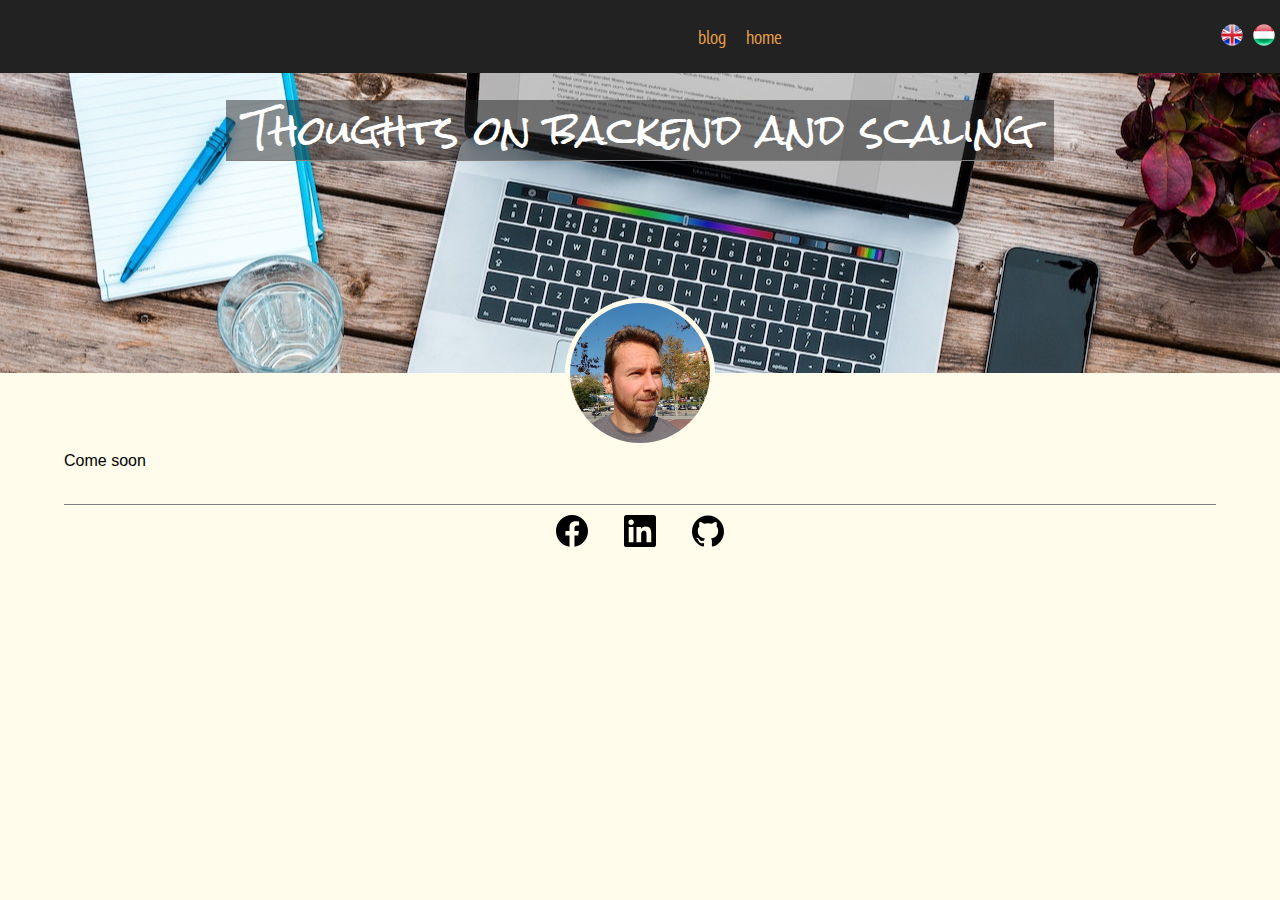
<file: en/index.html>
<!DOCTYPE html>
<html lang="en">
  
<head>
  <meta charset="UTF-8" />
  <meta name="viewport" content="width=device-width, initial-scale=1.0" />
  <title>Blog</title>

  <link rel="stylesheet" href="/main.css" />
  

  <link
    href="https://fonts.googleapis.com/css2?family=Rock+Salt&display=swap"
    rel="stylesheet"
  />
  <link
    href="https://fonts.googleapis.com/css2?family=Lora&display=swap"
    rel="stylesheet"
  />
  <link
    href="https://fonts.googleapis.com/css2?family=Nunito&display=swap"
    rel="stylesheet"
  />
  <link
    href="https://fonts.googleapis.com/css2?family=PT+Sans+Narrow&display=swap"
    rel="stylesheet"
  />
  <link
    href="https://fonts.googleapis.com/css2?family=Oswald&display=swap"
    rel="stylesheet"
  />
  <link
    rel="stylesheet"
    href="https://fonts.googleapis.com/icon?family=Material+Icons"
  />

  <link rel="icon" type="image/png" sizes="32x32" href="/favicon-32x32.png" />
  <link rel="icon" type="image/png" sizes="16x16" href="/favicon-16x16.png" />

  <!-- Global site tag (gtag.js) - Google Analytics -->
<script
  async
  src="https://www.googletagmanager.com/gtag/js?id=G-V8TDLSY2G3"
></script>
<script>
  window.dataLayer = window.dataLayer || [];
  function gtag() {
    dataLayer.push(arguments);
  }
  gtag("js", new Date());

  gtag("config", "G-V8TDLSY2G3");
</script>

  <script type="text/javascript">
    document.addEventListener("DOMContentLoaded", function () {
      const btn = document.querySelector("#toggle-mode");

      function handleDarkMode() {
        const darkMode = localStorage.getItem("dark-mode");

        if (darkMode == "enabled") {
          document.body.classList.add("dark-mode");
          document.querySelector("#dark-mode").style.display = "none";
          document.querySelector("#light-mode").style.display = "inline";
        } else {
          document.body.classList.remove("dark-mode");
          document.querySelector("#dark-mode").style.display = "inline";
          document.querySelector("#light-mode").style.display = "none";
        }
      }

      handleDarkMode();

      btn.addEventListener("click", function () {
        const darkMode = localStorage.getItem("dark-mode");

        if (darkMode == "enabled") {
          localStorage.setItem("dark-mode", "disabled");
        } else {
          localStorage.setItem("dark-mode", "enabled");
        }

        handleDarkMode();
      });
    });
  </script>
</head>

  <body>
    <div class="head-container">
      <nav>
  <span id="toggle-mode"
    ><span id="light-mode" class="material-icons">light_mode</span
    ><span id="dark-mode" class="material-icons">dark_mode</span></span
  >
  
  <ul>
    <li><a href="/en/blog">blog</a></li>
    <li><a href="/en/home">home</a></li>
  </ul>
  
  <span id="toggle-lang"
    ><a href="/en/"><img src="/icons/uk.png" /></a
    ><a href="/hu/"><img src="/icons/hun.png" /></a
  ></span>
</nav>


      <header>
        <div class="feature">
          <div class="feature-title-box">
            <h1 class="blog-title">Thoughts on backend and scaling</h1>
          </div>
        </div>
      </header>
      <div class="author">
        <img src="/images/fb-profil.jpg" class="author-photo" />
      </div>
    </div>
    <div class="container">
      <main id="main-content">Come soon</main>
      <aside></aside>

      <footer>
  <a href="https://www.facebook.com/richard.jonas.76"
    ><img class="social" src="/icons/facebook.svg"
  /></a>
  <a href="https://www.linkedin.com/in/rich%C3%A1rd-j%C3%B3n%C3%A1s-ba1971b/"
    ><img class="social" src="/icons/linkedin.svg"
  /></a>
  <a href="https://github.com/jonasrichard"
    ><img class="social" src="/icons/github.svg"
  /></a>
</footer>

    </div>
  </body>
</html>
</file>
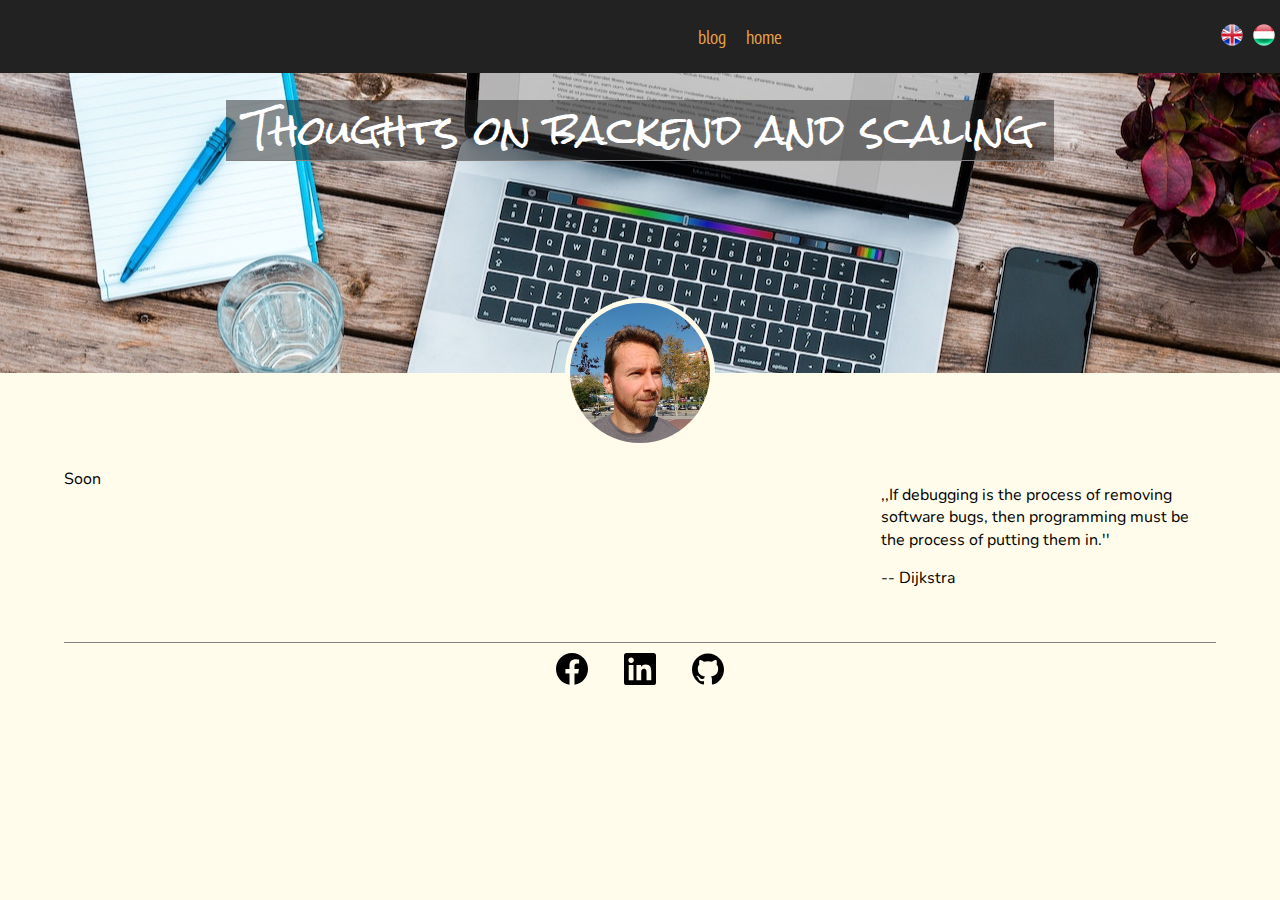
<file: en/blog/index.html>
<!DOCTYPE html>
<html lang="en">
  
<head>
  <meta charset="UTF-8" />
  <meta name="viewport" content="width=device-width, initial-scale=1.0" />
  <title>Blog</title>

  <link rel="stylesheet" href="/main.css" />
  

  <link
    href="https://fonts.googleapis.com/css2?family=Rock+Salt&display=swap"
    rel="stylesheet"
  />
  <link
    href="https://fonts.googleapis.com/css2?family=Lora&display=swap"
    rel="stylesheet"
  />
  <link
    href="https://fonts.googleapis.com/css2?family=Nunito&display=swap"
    rel="stylesheet"
  />
  <link
    href="https://fonts.googleapis.com/css2?family=PT+Sans+Narrow&display=swap"
    rel="stylesheet"
  />
  <link
    href="https://fonts.googleapis.com/css2?family=Oswald&display=swap"
    rel="stylesheet"
  />
  <link
    rel="stylesheet"
    href="https://fonts.googleapis.com/icon?family=Material+Icons"
  />

  <link rel="icon" type="image/png" sizes="32x32" href="/favicon-32x32.png" />
  <link rel="icon" type="image/png" sizes="16x16" href="/favicon-16x16.png" />

  <!-- Global site tag (gtag.js) - Google Analytics -->
<script
  async
  src="https://www.googletagmanager.com/gtag/js?id=G-V8TDLSY2G3"
></script>
<script>
  window.dataLayer = window.dataLayer || [];
  function gtag() {
    dataLayer.push(arguments);
  }
  gtag("js", new Date());

  gtag("config", "G-V8TDLSY2G3");
</script>

  <script type="text/javascript">
    document.addEventListener("DOMContentLoaded", function () {
      const btn = document.querySelector("#toggle-mode");

      function handleDarkMode() {
        const darkMode = localStorage.getItem("dark-mode");

        if (darkMode == "enabled") {
          document.body.classList.add("dark-mode");
          document.querySelector("#dark-mode").style.display = "none";
          document.querySelector("#light-mode").style.display = "inline";
        } else {
          document.body.classList.remove("dark-mode");
          document.querySelector("#dark-mode").style.display = "inline";
          document.querySelector("#light-mode").style.display = "none";
        }
      }

      handleDarkMode();

      btn.addEventListener("click", function () {
        const darkMode = localStorage.getItem("dark-mode");

        if (darkMode == "enabled") {
          localStorage.setItem("dark-mode", "disabled");
        } else {
          localStorage.setItem("dark-mode", "enabled");
        }

        handleDarkMode();
      });
    });
  </script>
</head>

  <body>
    <div class="head-container">
      <nav>
  <span id="toggle-mode"
    ><span id="light-mode" class="material-icons">light_mode</span
    ><span id="dark-mode" class="material-icons">dark_mode</span></span
  >
  
  <ul>
    <li><a href="/en/blog">blog</a></li>
    <li><a href="/en/home">home</a></li>
  </ul>
  
  <span id="toggle-lang"
    ><a href="/en/"><img src="/icons/uk.png" /></a
    ><a href="/hu/"><img src="/icons/hun.png" /></a
  ></span>
</nav>


      <header>
        <div class="feature">
          <div class="feature-title-box">
            <h1 class="blog-title">Thoughts on backend and scaling</h1>
          </div>
        </div>
      </header>
      <div class="author">
        <img src="/images/fb-profil.jpg" class="author-photo" />
      </div>
    </div>
    <div class="container">
      <main id="main-content"><p>Soon</p>
</main>
      <aside>
        <p>
          ,,If debugging is the process of removing software bugs, then
          programming must be the process of putting them in.''
        </p>

        <p>-- Dijkstra</p>
      </aside>

      <footer>
  <a href="https://www.facebook.com/richard.jonas.76"
    ><img class="social" src="/icons/facebook.svg"
  /></a>
  <a href="https://www.linkedin.com/in/rich%C3%A1rd-j%C3%B3n%C3%A1s-ba1971b/"
    ><img class="social" src="/icons/linkedin.svg"
  /></a>
  <a href="https://github.com/jonasrichard"
    ><img class="social" src="/icons/github.svg"
  /></a>
</footer>

    </div>
  </body>
</html>
</file>
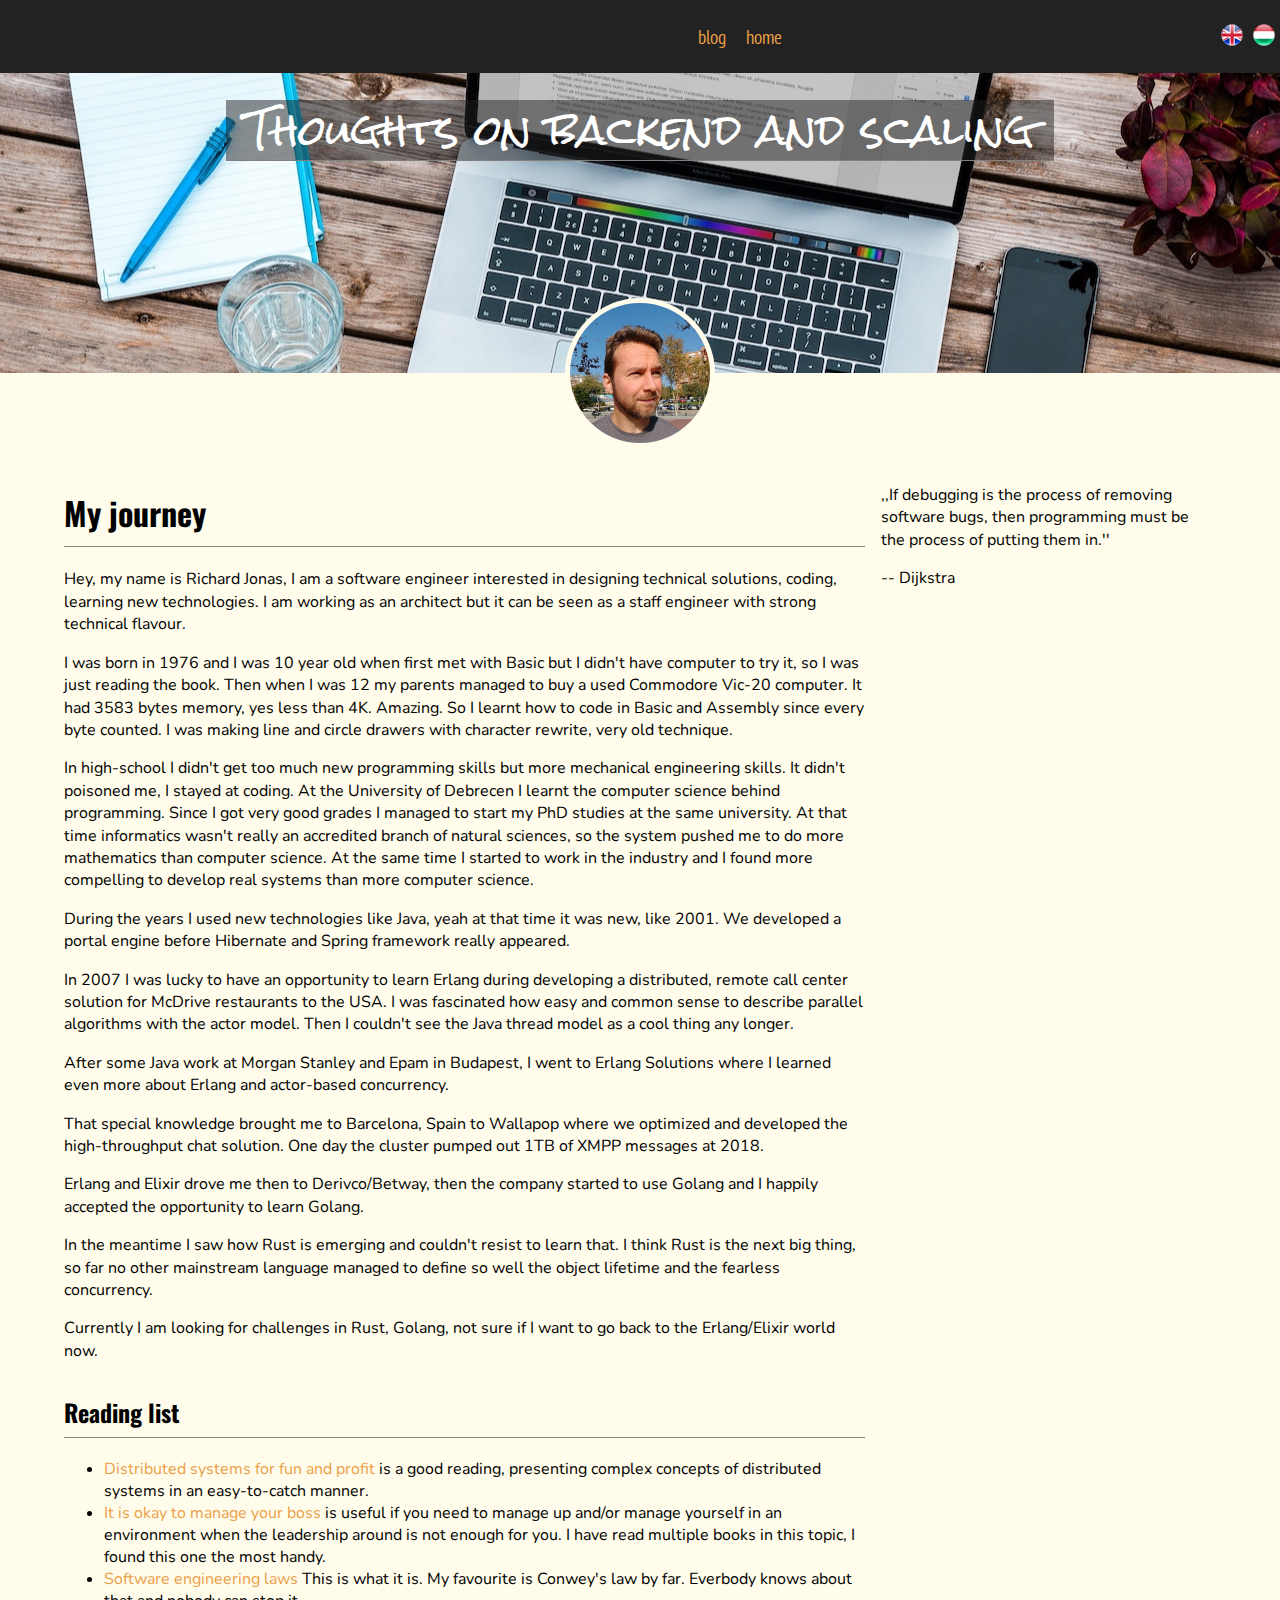
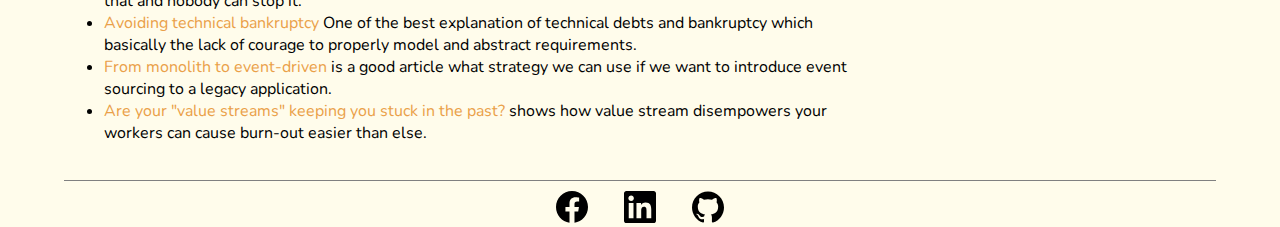
<file: en/home/index.html>
<!DOCTYPE html>
<html lang="en">
  
<head>
  <meta charset="UTF-8" />
  <meta name="viewport" content="width=device-width, initial-scale=1.0" />
  <title>Home</title>

  <link rel="stylesheet" href="/main.css" />
  

  <link
    href="https://fonts.googleapis.com/css2?family=Rock+Salt&display=swap"
    rel="stylesheet"
  />
  <link
    href="https://fonts.googleapis.com/css2?family=Lora&display=swap"
    rel="stylesheet"
  />
  <link
    href="https://fonts.googleapis.com/css2?family=Nunito&display=swap"
    rel="stylesheet"
  />
  <link
    href="https://fonts.googleapis.com/css2?family=PT+Sans+Narrow&display=swap"
    rel="stylesheet"
  />
  <link
    href="https://fonts.googleapis.com/css2?family=Oswald&display=swap"
    rel="stylesheet"
  />
  <link
    rel="stylesheet"
    href="https://fonts.googleapis.com/icon?family=Material+Icons"
  />

  <link rel="icon" type="image/png" sizes="32x32" href="/favicon-32x32.png" />
  <link rel="icon" type="image/png" sizes="16x16" href="/favicon-16x16.png" />

  <!-- Global site tag (gtag.js) - Google Analytics -->
<script
  async
  src="https://www.googletagmanager.com/gtag/js?id=G-V8TDLSY2G3"
></script>
<script>
  window.dataLayer = window.dataLayer || [];
  function gtag() {
    dataLayer.push(arguments);
  }
  gtag("js", new Date());

  gtag("config", "G-V8TDLSY2G3");
</script>

  <script type="text/javascript">
    document.addEventListener("DOMContentLoaded", function () {
      const btn = document.querySelector("#toggle-mode");

      function handleDarkMode() {
        const darkMode = localStorage.getItem("dark-mode");

        if (darkMode == "enabled") {
          document.body.classList.add("dark-mode");
          document.querySelector("#dark-mode").style.display = "none";
          document.querySelector("#light-mode").style.display = "inline";
        } else {
          document.body.classList.remove("dark-mode");
          document.querySelector("#dark-mode").style.display = "inline";
          document.querySelector("#light-mode").style.display = "none";
        }
      }

      handleDarkMode();

      btn.addEventListener("click", function () {
        const darkMode = localStorage.getItem("dark-mode");

        if (darkMode == "enabled") {
          localStorage.setItem("dark-mode", "disabled");
        } else {
          localStorage.setItem("dark-mode", "enabled");
        }

        handleDarkMode();
      });
    });
  </script>
</head>

  <body>
    <div class="head-container">
      <nav>
  <span id="toggle-mode"
    ><span id="light-mode" class="material-icons">light_mode</span
    ><span id="dark-mode" class="material-icons">dark_mode</span></span
  >
  
  <ul>
    <li><a href="/en/blog">blog</a></li>
    <li><a href="/en/home">home</a></li>
  </ul>
  
  <span id="toggle-lang"
    ><a href="/en/"><img src="/icons/uk.png" /></a
    ><a href="/hu/"><img src="/icons/hun.png" /></a
  ></span>
</nav>


      <header>
        <div class="feature">
          <div class="feature-title-box">
            <h1 class="blog-title">Thoughts on backend and scaling</h1>
          </div>
        </div>
      </header>
      <div class="author">
        <img src="/images/fb-profil.jpg" class="author-photo" />
      </div>
    </div>
    <div class="container">
      <main id="main-content"><h1 id="my-journey">My journey</h1>
<p>Hey, my name is Richard Jonas, I am a software engineer interested in designing
technical solutions, coding, learning new technologies. I am working as an
architect but it can be seen as a staff engineer with strong technical flavour.</p>
<p>I was born in 1976 and I was 10 year old when first met with Basic but I didn't
have computer to try it, so I was just reading the book. Then when I was 12
my parents managed to buy a used Commodore Vic-20 computer. It had 3583 bytes
memory, yes less than 4K. Amazing. So I learnt how to code in Basic and
Assembly since every byte counted. I was making line and circle drawers with
character rewrite, very old technique.</p>
<p>In high-school I didn't get too much new programming skills but more
mechanical engineering skills. It didn't poisoned me, I stayed at coding. At
the University of Debrecen I learnt the computer science behind programming.
Since I got very good grades I managed to start my PhD studies at the same
university. At that time informatics wasn't really an accredited branch of
natural sciences, so the system pushed me to do more mathematics than computer
science. At the same time I started to work in the industry and I found more
compelling to develop real systems than more computer science.</p>
<p>During the years I used new technologies like Java, yeah at that time it was
new, like 2001. We developed a portal engine before Hibernate and Spring
framework really appeared.</p>
<p>In 2007 I was lucky to have an opportunity to learn Erlang during developing
a distributed, remote call center solution for McDrive restaurants to the USA.
I was fascinated how easy and common sense to describe parallel algorithms
with the actor model. Then I couldn't see the Java thread model as a cool thing
any longer.</p>
<p>After some Java work at Morgan Stanley and Epam in Budapest, I went to Erlang
Solutions where I learned even more about Erlang and actor-based concurrency.</p>
<p>That special knowledge brought me to Barcelona, Spain to Wallapop where we
optimized and developed the high-throughput chat solution. One day the cluster
pumped out 1TB of XMPP messages at 2018.</p>
<p>Erlang and Elixir drove me then to Derivco/Betway, then the company started to
use Golang and I happily accepted the opportunity to learn Golang.</p>
<p>In the meantime I saw how Rust is emerging and couldn't resist to learn that.
I think Rust is the next big thing, so far no other mainstream language
managed to define so well the object lifetime and the fearless concurrency.</p>
<p>Currently I am looking for challenges in Rust, Golang, not sure if I want to
go back to the Erlang/Elixir world now.</p>
<h2 id="reading-list">Reading list</h2>
<ul>
<li><a href="http://book.mixu.net/distsys/">Distributed systems for fun and profit</a>
is a good reading, presenting complex concepts of distributed systems in an
easy-to-catch manner.</li>
<li><a href="https://www.amazon.es/Okay-Manage-Your-Step-Step/dp/0470605308">It is okay to manage your boss</a>
is useful if you need to manage up and/or manage yourself in an environment
when the leadership around is not enough for you. I have read multiple books
in this topic, I found this one the most handy.</li>
<li><a href="https://www.netmeister.org/blog/software-engineering-laws.html">Software engineering laws</a>
This is what it is. My favourite is Conwey's law by far. Everbody knows about
that and nobody can stop it.</li>
<li><a href="https://www.infoq.com/articles/avoiding-technical-bankruptcy/">Avoiding technical bankruptcy</a>
One of the best explanation of technical debts and bankruptcy which basically
the lack of courage to properly model and abstract requirements.</li>
<li><a href="https://www.infoq.com/articles/event-driven-finding-seams/">From monolith to event-driven</a>
is a good article what strategy we can use if we want to introduce event
sourcing to a legacy application.</li>
<li><a href="https://infoq.com/articles/value-streams-stuck-past">Are your "value streams" keeping you stuck in the past?</a>
shows how value stream disempowers your workers can cause burn-out easier
than else.</li>
</ul>
</main>
      <aside>
        <p>
          ,,If debugging is the process of removing software bugs, then
          programming must be the process of putting them in.''
        </p>

        <p>-- Dijkstra</p>
      </aside>

      <footer>
  <a href="https://www.facebook.com/richard.jonas.76"
    ><img class="social" src="/icons/facebook.svg"
  /></a>
  <a href="https://www.linkedin.com/in/rich%C3%A1rd-j%C3%B3n%C3%A1s-ba1971b/"
    ><img class="social" src="/icons/linkedin.svg"
  /></a>
  <a href="https://github.com/jonasrichard"
    ><img class="social" src="/icons/github.svg"
  /></a>
</footer>

    </div>
  </body>
</html>
</file>
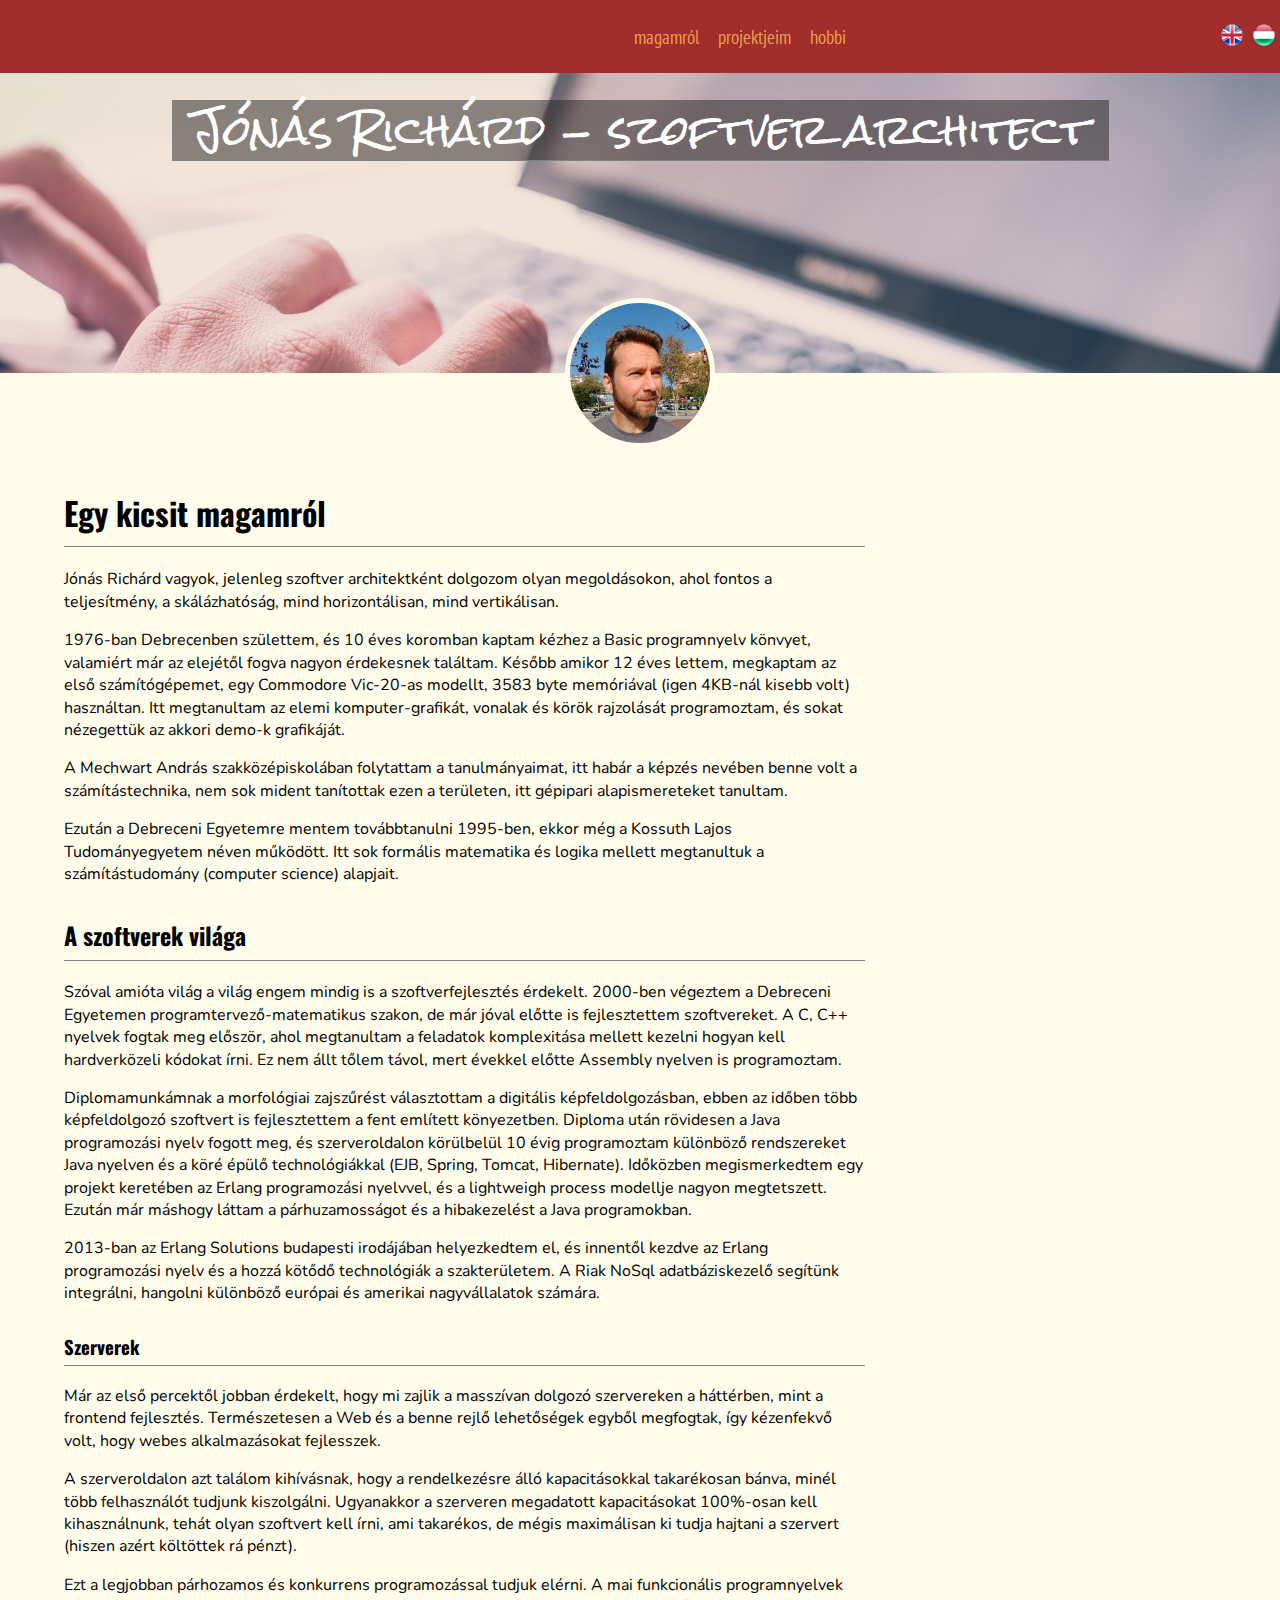
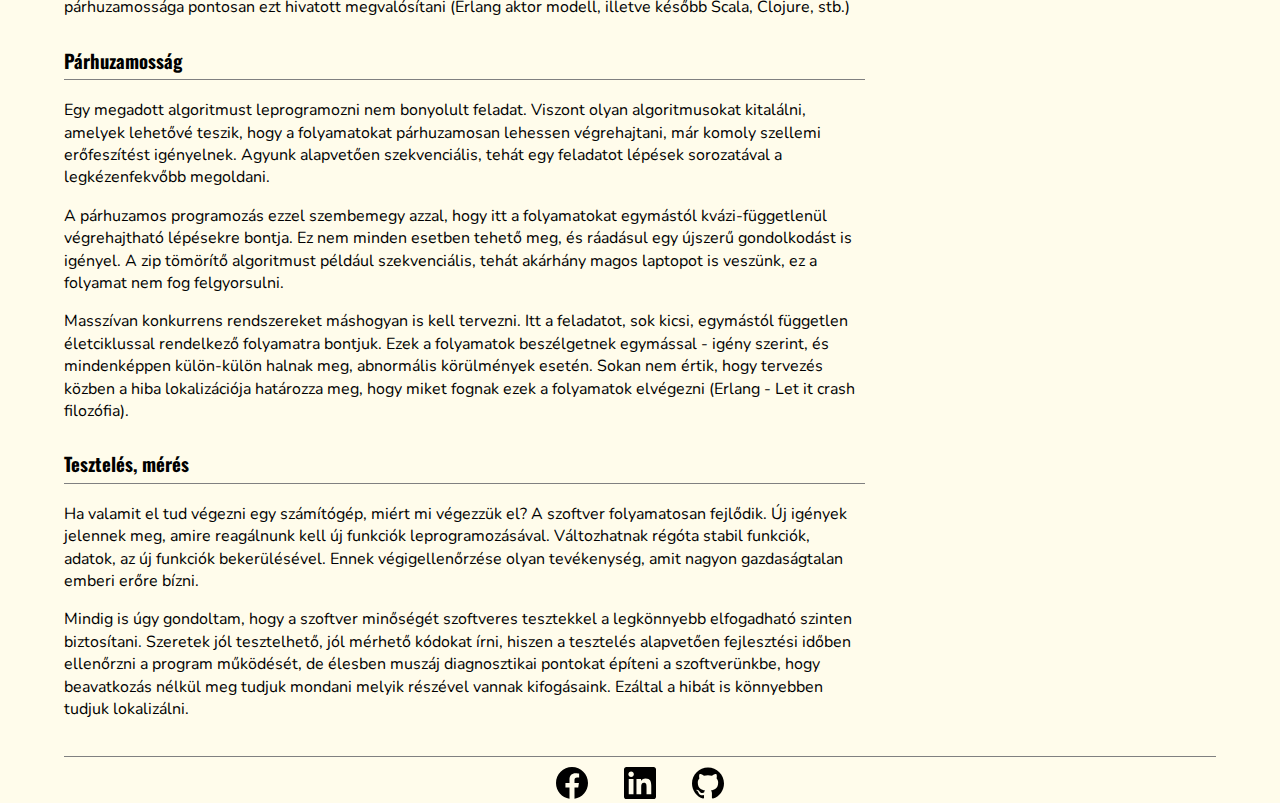
<file: hu/about/index.html>
<!DOCTYPE html>
<html lang="hu">
  
<head>
  <meta charset="UTF-8" />
  <meta name="viewport" content="width=device-width, initial-scale=1.0" />
  <title>Magamról</title>

  <link rel="stylesheet" href="/main.css" />
  
  <link rel="stylesheet" href="/hu.css" />
  

  <link
    href="https://fonts.googleapis.com/css2?family=Rock+Salt&display=swap"
    rel="stylesheet"
  />
  <link
    href="https://fonts.googleapis.com/css2?family=Lora&display=swap"
    rel="stylesheet"
  />
  <link
    href="https://fonts.googleapis.com/css2?family=Nunito&display=swap"
    rel="stylesheet"
  />
  <link
    href="https://fonts.googleapis.com/css2?family=PT+Sans+Narrow&display=swap"
    rel="stylesheet"
  />
  <link
    href="https://fonts.googleapis.com/css2?family=Oswald&display=swap"
    rel="stylesheet"
  />
  <link
    rel="stylesheet"
    href="https://fonts.googleapis.com/icon?family=Material+Icons"
  />

  <link rel="icon" type="image/png" sizes="32x32" href="/favicon-32x32.png" />
  <link rel="icon" type="image/png" sizes="16x16" href="/favicon-16x16.png" />

  <!-- Global site tag (gtag.js) - Google Analytics -->
<script
  async
  src="https://www.googletagmanager.com/gtag/js?id=G-V8TDLSY2G3"
></script>
<script>
  window.dataLayer = window.dataLayer || [];
  function gtag() {
    dataLayer.push(arguments);
  }
  gtag("js", new Date());

  gtag("config", "G-V8TDLSY2G3");
</script>

  <script type="text/javascript">
    document.addEventListener("DOMContentLoaded", function () {
      const btn = document.querySelector("#toggle-mode");

      function handleDarkMode() {
        const darkMode = localStorage.getItem("dark-mode");

        if (darkMode == "enabled") {
          document.body.classList.add("dark-mode");
          document.querySelector("#dark-mode").style.display = "none";
          document.querySelector("#light-mode").style.display = "inline";
        } else {
          document.body.classList.remove("dark-mode");
          document.querySelector("#dark-mode").style.display = "inline";
          document.querySelector("#light-mode").style.display = "none";
        }
      }

      handleDarkMode();

      btn.addEventListener("click", function () {
        const darkMode = localStorage.getItem("dark-mode");

        if (darkMode == "enabled") {
          localStorage.setItem("dark-mode", "disabled");
        } else {
          localStorage.setItem("dark-mode", "enabled");
        }

        handleDarkMode();
      });
    });
  </script>
</head>

  <body>
    <div class="head-container">
      <nav>
  <span id="toggle-mode"
    ><span id="light-mode" class="material-icons">light_mode</span
    ><span id="dark-mode" class="material-icons">dark_mode</span></span
  >
  
  <ul>
    <li><a href="/hu/about">magamról</a></li>
    <li><a href="/hu/projects">projektjeim</a></li>
    <li><a href="/hu/hobby">hobbi</a></li>
  </ul>
  
  <span id="toggle-lang"
    ><a href="/en/"><img src="/icons/uk.png" /></a
    ><a href="/hu/"><img src="/icons/hun.png" /></a
  ></span>
</nav>


      <header>
        <div
          class="feature"
          style="
            background-image: url(&quot;/images/bluegray-laptop-hand.jpg&quot;);
            background-position: 0px -180px;
          "
        >
          <div class="feature-title-box">
            <h1 class="blog-title">Jónás Richárd - szoftver architect</h1>
          </div>
        </div>
      </header>
      <div class="author">
        <img src="/images/fb-profil.jpg" class="author-photo" />
      </div>
    </div>
    <div class="container">
      <main id="main-content"><h1 id="egy-kicsit-magamrol">Egy kicsit magamról</h1>
<p>Jónás Richárd vagyok, jelenleg szoftver architektként dolgozom olyan
megoldásokon, ahol fontos a teljesítmény, a skálázhatóság, mind horizontálisan,
mind vertikálisan.</p>
<p>1976-ban Debrecenben születtem, és 10 éves koromban kaptam kézhez a Basic
programnyelv könvyet, valamiért már az elejétől fogva nagyon érdekesnek
találtam. Később amikor 12 éves lettem, megkaptam az első számítógépemet,
egy Commodore Vic-20-as modellt, 3583 byte memóriával (igen 4KB-nál kisebb
volt) használtan. Itt megtanultam az elemi komputer-grafikát, vonalak és
körök rajzolását programoztam, és sokat nézegettük az akkori demo-k grafikáját.</p>
<p>A Mechwart András szakközépiskolában folytattam a tanulmányaimat, itt habár
a képzés nevében benne volt a számítástechnika, nem sok mident tanítottak ezen
a területen, itt gépipari alapismereteket tanultam.</p>
<p>Ezután a Debreceni Egyetemre mentem továbbtanulni 1995-ben, ekkor még a
Kossuth Lajos Tudományegyetem néven működött. Itt sok formális matematika és
logika mellett megtanultuk a számítástudomány (computer science) alapjait.</p>
<h2 id="a-szoftverek-vilaga">A szoftverek világa</h2>
<p>Szóval amióta világ a világ engem mindig is a szoftverfejlesztés érdekelt.
2000-ben végeztem a Debreceni Egyetemen programtervező-matematikus szakon, de
már jóval előtte is fejlesztettem szoftvereket. A C, C++ nyelvek fogtak meg
először, ahol megtanultam a feladatok komplexitása mellett kezelni hogyan kell
hardverközeli kódokat írni. Ez nem állt tőlem távol, mert évekkel előtte
Assembly nyelven is programoztam.</p>
<p>Diplomamunkámnak a morfológiai zajszűrést választottam a digitális
képfeldolgozásban, ebben az időben több képfeldolgozó szoftvert is
fejlesztettem a fent említett könyezetben. Diploma után rövidesen a
Java programozási nyelv fogott meg, és szerveroldalon körülbelül 10 évig
programoztam különböző rendszereket Java nyelven és a köré épülő
technológiákkal (EJB, Spring, Tomcat, Hibernate). Időközben
megismerkedtem egy projekt keretében az Erlang programozási nyelvvel,
és a lightweigh process modellje nagyon megtetszett. Ezután már máshogy láttam
a párhuzamosságot és a hibakezelést a Java programokban.</p>
<p>2013-ban az Erlang Solutions budapesti irodájában helyezkedtem el, és
innentől kezdve az Erlang programozási nyelv és a hozzá kötődő technológiák
a szakterületem. A Riak NoSql adatbáziskezelő segítünk integrálni, hangolni
különböző európai és amerikai nagyvállalatok számára.</p>
<h3 id="szerverek">Szerverek</h3>
<p>Már az első percektől jobban érdekelt, hogy mi zajlik a masszívan dolgozó
szervereken a háttérben, mint a frontend fejlesztés. Természetesen a Web és a
benne rejlő lehetőségek egyből megfogtak, így kézenfekvő volt, hogy webes
alkalmazásokat fejlesszek.</p>
<p>A szerveroldalon azt találom kihívásnak, hogy a rendelkezésre álló
kapacitásokkal takarékosan bánva, minél több felhasználót tudjunk kiszolgálni.
Ugyanakkor a szerveren megadatott kapacitásokat 100%-osan kell kihasználnunk,
tehát olyan szoftvert kell írni, ami takarékos, de mégis maximálisan ki tudja
hajtani a szervert (hiszen azért költöttek rá pénzt).</p>
<p>Ezt a legjobban párhozamos és konkurrens programozással tudjuk elérni. A mai
funkcionális programnyelvek párhuzamossága pontosan ezt hivatott megvalósítani
(Erlang aktor modell, illetve később Scala, Clojure, stb.)</p>
<h3 id="parhuzamossag">Párhuzamosság</h3>
<p>Egy megadott algoritmust leprogramozni nem bonyolult feladat. Viszont olyan
algoritmusokat kitalálni, amelyek lehetővé teszik, hogy a folyamatokat
párhuzamosan lehessen végrehajtani, már komoly szellemi erőfeszítést igényelnek.
Agyunk alapvetően szekvenciális, tehát egy feladatot lépések sorozatával a
legkézenfekvőbb megoldani.</p>
<p>A párhuzamos programozás ezzel szembemegy azzal, hogy itt a folyamatokat
egymástól kvázi-függetlenül végrehajtható lépésekre bontja. Ez nem minden
esetben tehető meg, és ráadásul egy újszerű gondolkodást is igényel. A zip
tömörítő algoritmust például szekvenciális, tehát akárhány magos laptopot is
veszünk, ez a folyamat nem fog felgyorsulni.</p>
<p>Masszívan konkurrens rendszereket máshogyan is kell tervezni. Itt a feladatot,
sok kicsi, egymástól független életciklussal rendelkező folyamatra bontjuk. Ezek
a folyamatok beszélgetnek egymással - igény szerint, és mindenképpen külön-külön
halnak meg, abnormális körülmények esetén. Sokan nem értik, hogy tervezés közben
a hiba lokalizációja határozza meg, hogy miket fognak ezek a folyamatok
elvégezni (Erlang - Let it crash filozófia).</p>
<h3 id="teszteles-meres">Tesztelés, mérés</h3>
<p>Ha valamit el tud végezni egy számítógép, miért mi végezzük el? A szoftver
folyamatosan fejlődik. Új igények jelennek meg, amire reagálnunk kell új
funkciók leprogramozásával. Változhatnak régóta stabil funkciók, adatok, az új
funkciók bekerülésével. Ennek végigellenőrzése olyan tevékenység, amit nagyon
gazdaságtalan emberi erőre bízni.</p>
<p>Mindig is úgy gondoltam, hogy a szoftver minőségét szoftveres tesztekkel a
legkönnyebb elfogadható szinten biztosítani. Szeretek jól tesztelhető, jól
mérhető kódokat írni, hiszen a tesztelés alapvetően fejlesztési időben
ellenőrzni a program működését, de élesben muszáj diagnosztikai pontokat építeni
a szoftverünkbe, hogy beavatkozás nélkül meg tudjuk mondani melyik részével
vannak kifogásaink. Ezáltal a hibát is könnyebben tudjuk lokalizálni.</p>
</main>
      <aside></aside>

      <footer>
  <a href="https://www.facebook.com/richard.jonas.76"
    ><img class="social" src="/icons/facebook.svg"
  /></a>
  <a href="https://www.linkedin.com/in/rich%C3%A1rd-j%C3%B3n%C3%A1s-ba1971b/"
    ><img class="social" src="/icons/linkedin.svg"
  /></a>
  <a href="https://github.com/jonasrichard"
    ><img class="social" src="/icons/github.svg"
  /></a>
</footer>

    </div>
  </body>
</html>
</file>
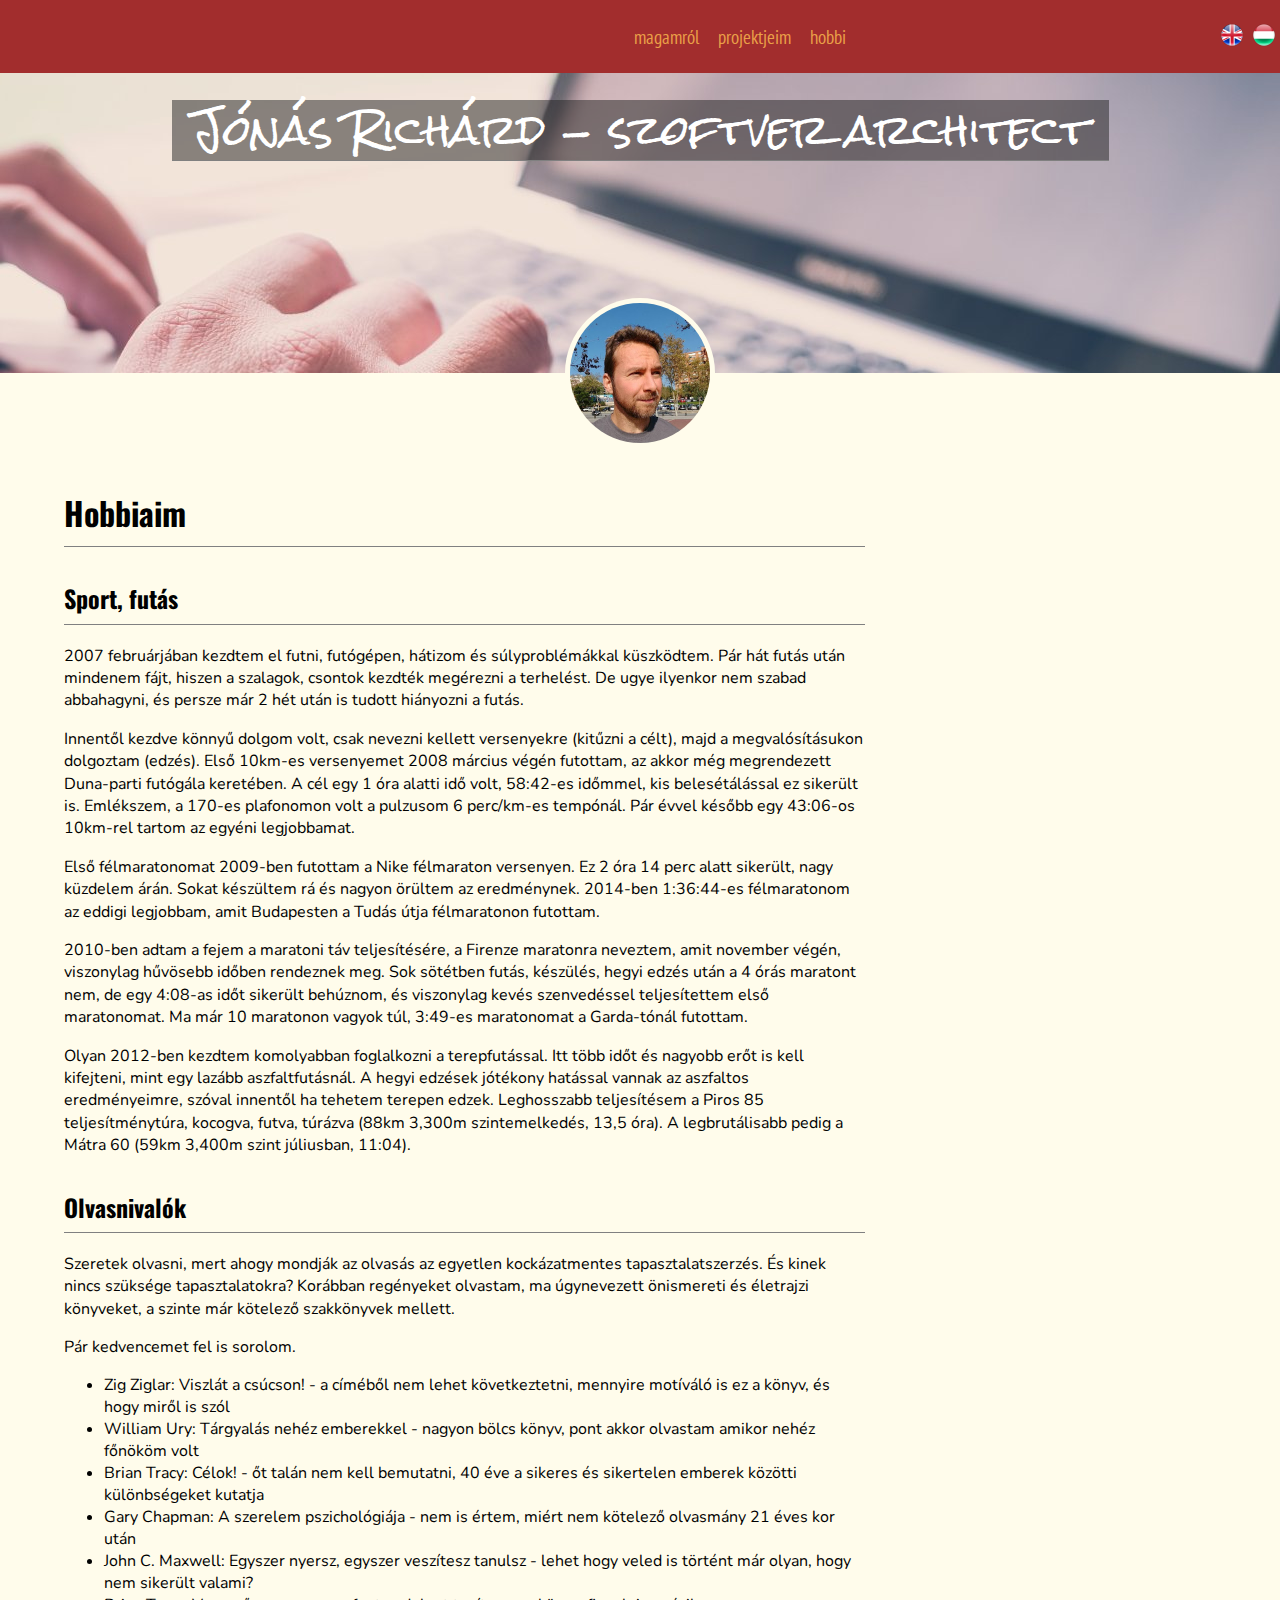
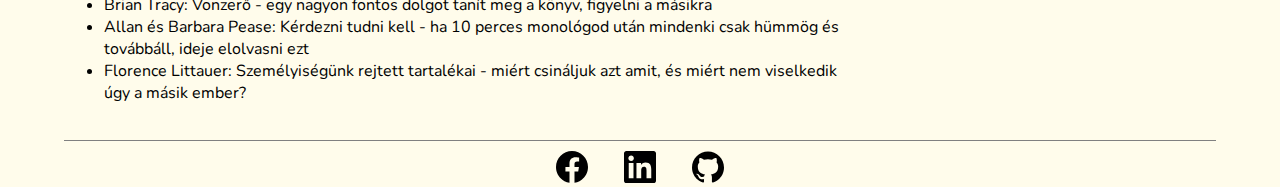
<file: hu/hobby/index.html>
<!DOCTYPE html>
<html lang="hu">
  
<head>
  <meta charset="UTF-8" />
  <meta name="viewport" content="width=device-width, initial-scale=1.0" />
  <title>Hobby</title>

  <link rel="stylesheet" href="/main.css" />
  
  <link rel="stylesheet" href="/hu.css" />
  

  <link
    href="https://fonts.googleapis.com/css2?family=Rock+Salt&display=swap"
    rel="stylesheet"
  />
  <link
    href="https://fonts.googleapis.com/css2?family=Lora&display=swap"
    rel="stylesheet"
  />
  <link
    href="https://fonts.googleapis.com/css2?family=Nunito&display=swap"
    rel="stylesheet"
  />
  <link
    href="https://fonts.googleapis.com/css2?family=PT+Sans+Narrow&display=swap"
    rel="stylesheet"
  />
  <link
    href="https://fonts.googleapis.com/css2?family=Oswald&display=swap"
    rel="stylesheet"
  />
  <link
    rel="stylesheet"
    href="https://fonts.googleapis.com/icon?family=Material+Icons"
  />

  <link rel="icon" type="image/png" sizes="32x32" href="/favicon-32x32.png" />
  <link rel="icon" type="image/png" sizes="16x16" href="/favicon-16x16.png" />

  <!-- Global site tag (gtag.js) - Google Analytics -->
<script
  async
  src="https://www.googletagmanager.com/gtag/js?id=G-V8TDLSY2G3"
></script>
<script>
  window.dataLayer = window.dataLayer || [];
  function gtag() {
    dataLayer.push(arguments);
  }
  gtag("js", new Date());

  gtag("config", "G-V8TDLSY2G3");
</script>

  <script type="text/javascript">
    document.addEventListener("DOMContentLoaded", function () {
      const btn = document.querySelector("#toggle-mode");

      function handleDarkMode() {
        const darkMode = localStorage.getItem("dark-mode");

        if (darkMode == "enabled") {
          document.body.classList.add("dark-mode");
          document.querySelector("#dark-mode").style.display = "none";
          document.querySelector("#light-mode").style.display = "inline";
        } else {
          document.body.classList.remove("dark-mode");
          document.querySelector("#dark-mode").style.display = "inline";
          document.querySelector("#light-mode").style.display = "none";
        }
      }

      handleDarkMode();

      btn.addEventListener("click", function () {
        const darkMode = localStorage.getItem("dark-mode");

        if (darkMode == "enabled") {
          localStorage.setItem("dark-mode", "disabled");
        } else {
          localStorage.setItem("dark-mode", "enabled");
        }

        handleDarkMode();
      });
    });
  </script>
</head>

  <body>
    <div class="head-container">
      <nav>
  <span id="toggle-mode"
    ><span id="light-mode" class="material-icons">light_mode</span
    ><span id="dark-mode" class="material-icons">dark_mode</span></span
  >
  
  <ul>
    <li><a href="/hu/about">magamról</a></li>
    <li><a href="/hu/projects">projektjeim</a></li>
    <li><a href="/hu/hobby">hobbi</a></li>
  </ul>
  
  <span id="toggle-lang"
    ><a href="/en/"><img src="/icons/uk.png" /></a
    ><a href="/hu/"><img src="/icons/hun.png" /></a
  ></span>
</nav>


      <header>
        <div
          class="feature"
          style="
            background-image: url(&quot;/images/bluegray-laptop-hand.jpg&quot;);
            background-position: 0px -180px;
          "
        >
          <div class="feature-title-box">
            <h1 class="blog-title">Jónás Richárd - szoftver architect</h1>
          </div>
        </div>
      </header>
      <div class="author">
        <img src="/images/fb-profil.jpg" class="author-photo" />
      </div>
    </div>
    <div class="container">
      <main id="main-content"><h1 id="hobbiaim">Hobbiaim</h1>
<h2 id="sport-futas">Sport, futás</h2>
<p>2007 februárjában kezdtem el futni, futógépen, hátizom és súlyproblémákkal
küszködtem. Pár hát futás után mindenem fájt, hiszen a szalagok, csontok kezdték
megérezni a terhelést. De ugye ilyenkor nem szabad abbahagyni, és persze már 2
hét után is tudott hiányozni a futás.</p>
<p>Innentől kezdve könnyű dolgom volt, csak nevezni kellett versenyekre (kitűzni a
célt), majd a megvalósításukon dolgoztam (edzés). Első 10km-es versenyemet 2008
március végén futottam, az akkor még megrendezett Duna-parti futógála keretében.
A cél egy 1 óra alatti idő volt, 58:42-es időmmel, kis belesétálással ez
sikerült is. Emlékszem, a 170-es plafonomon volt a pulzusom 6 perc/km-es
tempónál. Pár évvel később egy 43:06-os 10km-rel tartom az egyéni legjobbamat.</p>
<p>Első félmaratonomat 2009-ben futottam a Nike félmaraton versenyen. Ez 2 óra 14
perc alatt sikerült, nagy küzdelem árán. Sokat készültem rá és nagyon örültem az
eredménynek. 2014-ben 1:36:44-es félmaratonom az eddigi legjobbam, amit
Budapesten a Tudás útja félmaratonon futottam.</p>
<p>2010-ben adtam a fejem a maratoni táv teljesítésére, a Firenze maratonra
neveztem, amit november végén, viszonylag hűvösebb időben rendeznek meg. Sok
sötétben futás, készülés, hegyi edzés után a 4 órás maratont nem, de egy 4:08-as
időt sikerült behúznom, és viszonylag kevés szenvedéssel teljesítettem első
maratonomat. Ma már 10 maratonon vagyok túl, 3:49-es maratonomat a Garda-tónál
futottam.</p>
<p>Olyan 2012-ben kezdtem komolyabban foglalkozni a terepfutással. Itt több időt és
nagyobb erőt is kell kifejteni, mint egy lazább aszfaltfutásnál. A hegyi edzések
jótékony hatással vannak az aszfaltos eredményeimre, szóval innentől ha tehetem
terepen edzek. Leghosszabb teljesítésem a Piros 85 teljesítménytúra, kocogva,
futva, túrázva (88km 3,300m szintemelkedés, 13,5 óra). A legbrutálisabb pedig a
Mátra 60 (59km 3,400m szint júliusban, 11:04).</p>
<h2 id="olvasnivalok">Olvasnivalók</h2>
<p>Szeretek olvasni, mert ahogy mondják az olvasás az egyetlen kockázatmentes
tapasztalatszerzés. És kinek nincs szüksége tapasztalatokra? Korábban regényeket
olvastam, ma úgynevezett önismereti és életrajzi könyveket, a szinte már
kötelező szakkönyvek mellett.</p>
<p>Pár kedvencemet fel is sorolom.</p>
<ul>
<li>Zig Ziglar: Viszlát a csúcson! - a címéből nem lehet következtetni,
mennyire motíváló is ez a könyv, és hogy miről is szól</li>
<li>William Ury: Tárgyalás nehéz emberekkel - nagyon bölcs könyv, pont akkor
olvastam amikor nehéz főnököm volt</li>
<li>Brian Tracy: Célok! - őt talán nem kell bemutatni, 40 éve a sikeres és
sikertelen emberek közötti különbségeket kutatja</li>
<li>Gary Chapman: A szerelem pszichológiája - nem is értem, miért nem
kötelező olvasmány 21 éves kor után</li>
<li>John C. Maxwell: Egyszer nyersz, egyszer veszítesz tanulsz - lehet hogy
veled is történt már olyan, hogy nem sikerült valami?</li>
<li>Brian Tracy: Vonzerő - egy nagyon fontos dolgot tanít meg a könyv, figyelni
a másikra</li>
<li>Allan és Barbara Pease: Kérdezni tudni kell - ha 10 perces monológod után
mindenki csak hümmög és továbbáll, ideje elolvasni ezt</li>
<li>Florence Littauer: Személyiségünk rejtett tartalékai - miért csináljuk azt
amit, és miért nem viselkedik úgy a másik ember?</li>
</ul>
</main>
      <aside></aside>

      <footer>
  <a href="https://www.facebook.com/richard.jonas.76"
    ><img class="social" src="/icons/facebook.svg"
  /></a>
  <a href="https://www.linkedin.com/in/rich%C3%A1rd-j%C3%B3n%C3%A1s-ba1971b/"
    ><img class="social" src="/icons/linkedin.svg"
  /></a>
  <a href="https://github.com/jonasrichard"
    ><img class="social" src="/icons/github.svg"
  /></a>
</footer>

    </div>
  </body>
</html>
</file>
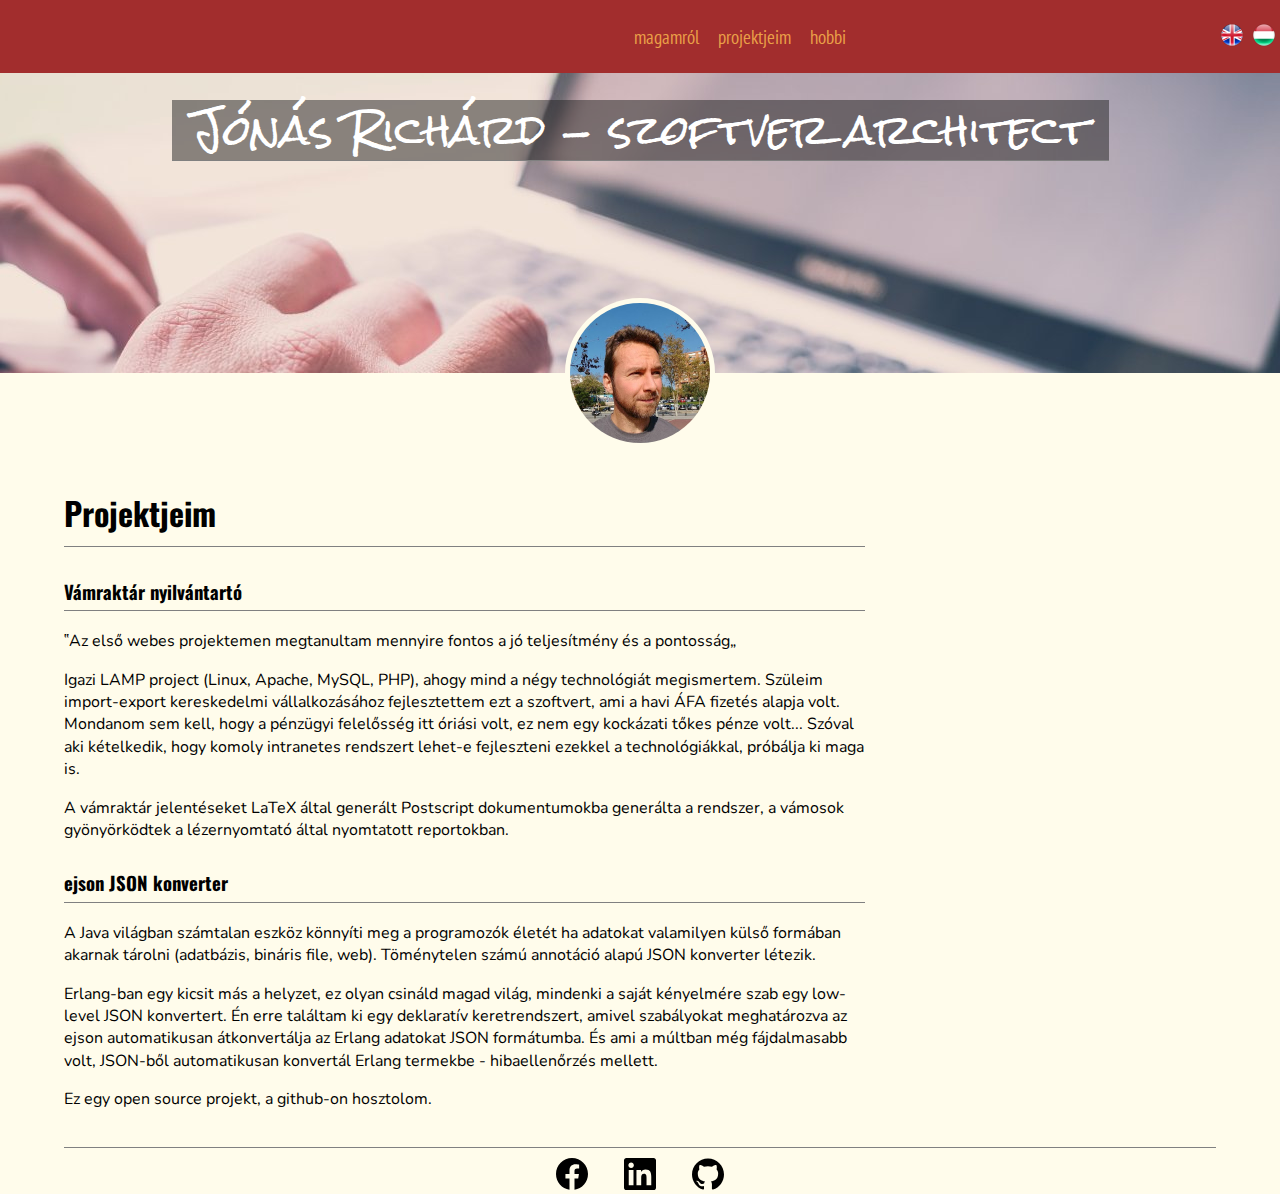
<file: hu/projects/index.html>
<!DOCTYPE html>
<html lang="hu">
  
<head>
  <meta charset="UTF-8" />
  <meta name="viewport" content="width=device-width, initial-scale=1.0" />
  <title>Projektjeim</title>

  <link rel="stylesheet" href="/main.css" />
  
  <link rel="stylesheet" href="/hu.css" />
  

  <link
    href="https://fonts.googleapis.com/css2?family=Rock+Salt&display=swap"
    rel="stylesheet"
  />
  <link
    href="https://fonts.googleapis.com/css2?family=Lora&display=swap"
    rel="stylesheet"
  />
  <link
    href="https://fonts.googleapis.com/css2?family=Nunito&display=swap"
    rel="stylesheet"
  />
  <link
    href="https://fonts.googleapis.com/css2?family=PT+Sans+Narrow&display=swap"
    rel="stylesheet"
  />
  <link
    href="https://fonts.googleapis.com/css2?family=Oswald&display=swap"
    rel="stylesheet"
  />
  <link
    rel="stylesheet"
    href="https://fonts.googleapis.com/icon?family=Material+Icons"
  />

  <link rel="icon" type="image/png" sizes="32x32" href="/favicon-32x32.png" />
  <link rel="icon" type="image/png" sizes="16x16" href="/favicon-16x16.png" />

  <!-- Global site tag (gtag.js) - Google Analytics -->
<script
  async
  src="https://www.googletagmanager.com/gtag/js?id=G-V8TDLSY2G3"
></script>
<script>
  window.dataLayer = window.dataLayer || [];
  function gtag() {
    dataLayer.push(arguments);
  }
  gtag("js", new Date());

  gtag("config", "G-V8TDLSY2G3");
</script>

  <script type="text/javascript">
    document.addEventListener("DOMContentLoaded", function () {
      const btn = document.querySelector("#toggle-mode");

      function handleDarkMode() {
        const darkMode = localStorage.getItem("dark-mode");

        if (darkMode == "enabled") {
          document.body.classList.add("dark-mode");
          document.querySelector("#dark-mode").style.display = "none";
          document.querySelector("#light-mode").style.display = "inline";
        } else {
          document.body.classList.remove("dark-mode");
          document.querySelector("#dark-mode").style.display = "inline";
          document.querySelector("#light-mode").style.display = "none";
        }
      }

      handleDarkMode();

      btn.addEventListener("click", function () {
        const darkMode = localStorage.getItem("dark-mode");

        if (darkMode == "enabled") {
          localStorage.setItem("dark-mode", "disabled");
        } else {
          localStorage.setItem("dark-mode", "enabled");
        }

        handleDarkMode();
      });
    });
  </script>
</head>

  <body>
    <div class="head-container">
      <nav>
  <span id="toggle-mode"
    ><span id="light-mode" class="material-icons">light_mode</span
    ><span id="dark-mode" class="material-icons">dark_mode</span></span
  >
  
  <ul>
    <li><a href="/hu/about">magamról</a></li>
    <li><a href="/hu/projects">projektjeim</a></li>
    <li><a href="/hu/hobby">hobbi</a></li>
  </ul>
  
  <span id="toggle-lang"
    ><a href="/en/"><img src="/icons/uk.png" /></a
    ><a href="/hu/"><img src="/icons/hun.png" /></a
  ></span>
</nav>


      <header>
        <div
          class="feature"
          style="
            background-image: url(&quot;/images/bluegray-laptop-hand.jpg&quot;);
            background-position: 0px -180px;
          "
        >
          <div class="feature-title-box">
            <h1 class="blog-title">Jónás Richárd - szoftver architect</h1>
          </div>
        </div>
      </header>
      <div class="author">
        <img src="/images/fb-profil.jpg" class="author-photo" />
      </div>
    </div>
    <div class="container">
      <main id="main-content"><h1 id="projektjeim">Projektjeim</h1>
<h3 id="vamraktar-nyilvantarto">Vámraktár nyilvántartó</h3>
<p>‟Az első webes projektemen megtanultam mennyire fontos a jó teljesítmény és a
pontosság„</p>
<p>Igazi LAMP project (Linux, Apache, MySQL, PHP), ahogy mind a négy
technológiát megismertem. Szüleim import-export kereskedelmi vállalkozásához
fejlesztettem ezt a szoftvert, ami a havi ÁFA fizetés alapja volt. Mondanom sem
kell, hogy a pénzügyi felelősség itt óriási volt, ez nem egy kockázati tőkes
pénze volt... Szóval aki kételkedik, hogy komoly intranetes rendszert lehet-e
fejleszteni ezekkel a technológiákkal, próbálja ki maga is.</p>
<p>A vámraktár jelentéseket LaTeX által generált Postscript dokumentumokba
generálta a rendszer, a vámosok gyönyörködtek a lézernyomtató által nyomtatott
reportokban.</p>
<h3 id="ejson-json-konverter">ejson JSON konverter</h3>
<p>A Java világban számtalan eszköz könnyíti meg a programozók életét ha adatokat
valamilyen külső formában akarnak tárolni (adatbázis, bináris file, web).
Töménytelen számú annotáció alapú JSON konverter létezik.</p>
<p>Erlang-ban egy kicsit más a helyzet, ez olyan csináld magad világ, mindenki a
saját kényelmére szab egy low-level JSON konvertert. Én erre találtam ki egy
deklaratív keretrendszert, amivel szabályokat meghatározva az ejson
automatikusan átkonvertálja az Erlang adatokat JSON formátumba. És ami a múltban
még fájdalmasabb volt, JSON-ből automatikusan konvertál Erlang termekbe -
hibaellenőrzés mellett.</p>
<p>Ez egy open source projekt, a github-on hosztolom.</p>
</main>
      <aside></aside>

      <footer>
  <a href="https://www.facebook.com/richard.jonas.76"
    ><img class="social" src="/icons/facebook.svg"
  /></a>
  <a href="https://www.linkedin.com/in/rich%C3%A1rd-j%C3%B3n%C3%A1s-ba1971b/"
    ><img class="social" src="/icons/linkedin.svg"
  /></a>
  <a href="https://github.com/jonasrichard"
    ><img class="social" src="/icons/github.svg"
  /></a>
</footer>

    </div>
  </body>
</html>
</file>
<file: main.css>
:root{--main-bg-color: #fffceb;--section-color: #fcf2d9;--text-color: #000;--link-color: #eaa048;--link-hover-color: #eaca48}html{box-sizing:border-box}*,*:before,*:after{box-sizing:inherit}body{background-color:var(--main-bg-color);color:var(--text-color);justify-content:center;margin:0;padding:0}body.dark-mode{background:#222;color:#fcf2d9}.container{font-family:helvetica,arial,sans-serif;display:flex;flex-wrap:wrap;margin:0 auto;max-width:1200px;width:90%}main{order:3;flex:1 1 600px;width:90%}nav{align-items:center;background-color:#222;display:flex;justify-content:space-between;padding:.5em 0 .5em 0;position:sticky;text-align:center;top:0}nav ul{align-items:center;display:flex;justify-content:center;list-style:none}nav li{color:#000;display:inline-block;margin-left:.5em;margin-right:.5em;font-family:"PT Sans Narrow",sans-serif;font-size:1.2em}nav #toggle-mode{color:var(--link-color);cursor:pointer;margin-left:.5em}#toggle-lang img{width:2em}aside{order:4;flex:1 0 150px;padding:1em}footer{flex:1 0 100%;order:5;text-align:center;border-top:1px solid gray;margin-top:20px;padding-top:10px}.author{margin-top:-75px;text-align:center}.author-photo{border-radius:50%;border:5px solid rgba(0,0,0,0);background:var(--main-bg-color);width:150px}h1,h2,h3{font-family:"Oswald",sans-serif;padding:.5em 0 .3em 0;border-bottom:1px solid gray}p,li{font-family:"Nunito",sans-serif}.feature{background-image:url("/images/wood-desk-mac-water.jpg");background-size:cover;background-position:center;height:300px}.feature-title-box{display:flex;justify-content:center}.feature .blog-title{color:#fff;padding:0 20px;background-color:rgba(32,32,32,.5);font:normal 500 2.5em "Rock Salt",cursive;line-height:150%;text-align:center}.social{margin:0 16px 0 16px;width:32px}a{color:var(--link-color);text-decoration:none;transition:all .25s}a:hover{color:var(--link-hover-color)}body.dark-mode a{color:#eeb21b}body.dark-mode a:hover{color:#f5d27a}pre.highlight{background-color:#f0f0f0;color:#000;overscroll-behavior-y:auto;padding:.5em;overflow:scroll}.post-title{font-size:1.4em;margin-top:1.5em}.post-date{font-size:.8em;margin-top:-1em}.material-icons{font-family:"Material Icons";font-weight:normal;font-style:normal;font-size:24px;display:inline-block;line-height:1;text-transform:none;letter-spacing:normal;word-wrap:normal;white-space:nowrap;direction:ltr;-webkit-font-smoothing:antialiased;text-rendering:optimizeLegibility;-moz-osx-font-smoothing:grayscale;font-feature-settings:"liga"}.language-plaintext{color:#c74821}p{line-height:1.4em}.highlight table td{padding:5px}.highlight table pre{margin:0}.highlight .cm{color:#998;font-style:italic}.highlight .cp{color:#999;font-weight:bold}.highlight .c1{color:#998;font-style:italic}.highlight .cs{color:#999;font-weight:bold;font-style:italic}.highlight .c,.highlight .cd{color:#998;font-style:italic}.highlight .err{color:#a61717;background-color:#e3d2d2}.highlight .gd{color:#000;background-color:#fdd}.highlight .ge{color:#000;font-style:italic}.highlight .gr{color:#a00}.highlight .gh{color:#999}.highlight .gi{color:#000;background-color:#dfd}.highlight .go{color:#888}.highlight .gp{color:#555}.highlight .gs{font-weight:bold}.highlight .gu{color:#aaa}.highlight .gt{color:#a00}.highlight .kc{color:#000;font-weight:bold}.highlight .kd{color:#000;font-weight:bold}.highlight .kn{color:#000;font-weight:bold}.highlight .kp{color:#000;font-weight:bold}.highlight .kr{color:#000;font-weight:bold}.highlight .kt{color:#458;font-weight:bold}.highlight .k,.highlight .kv{color:#000;font-weight:bold}.highlight .mf{color:#099}.highlight .mh{color:#099}.highlight .il{color:#099}.highlight .mi{color:#099}.highlight .mo{color:#099}.highlight .m,.highlight .mb,.highlight .mx{color:#099}.highlight .sb{color:#d14}.highlight .sc{color:#d14}.highlight .sd{color:#d14}.highlight .s2{color:#d14}.highlight .se{color:#d14}.highlight .sh{color:#d14}.highlight .si{color:#d14}.highlight .sx{color:#d14}.highlight .sr{color:#009926}.highlight .s1{color:#d14}.highlight .ss{color:#990073}.highlight .s{color:#d14}.highlight .na{color:teal}.highlight .bp{color:#999}.highlight .nb{color:#0086b3}.highlight .nc{color:#458;font-weight:bold}.highlight .no{color:teal}.highlight .nd{color:#3c5d5d;font-weight:bold}.highlight .ni{color:purple}.highlight .ne{color:#900;font-weight:bold}.highlight .nf{color:#900;font-weight:bold}.highlight .nl{color:#900;font-weight:bold}.highlight .nn{color:#555}.highlight .nt{color:navy}.highlight .vc{color:teal}.highlight .vg{color:teal}.highlight .vi{color:teal}.highlight .nv{color:teal}.highlight .ow{color:#000;font-weight:bold}.highlight .o{color:#000;font-weight:bold}.highlight .w{color:#bbb}.highlight{background-color:#f8f8f8}
</file>
<file: hu.css>
nav{background-color:#a22d2d}
</file>
